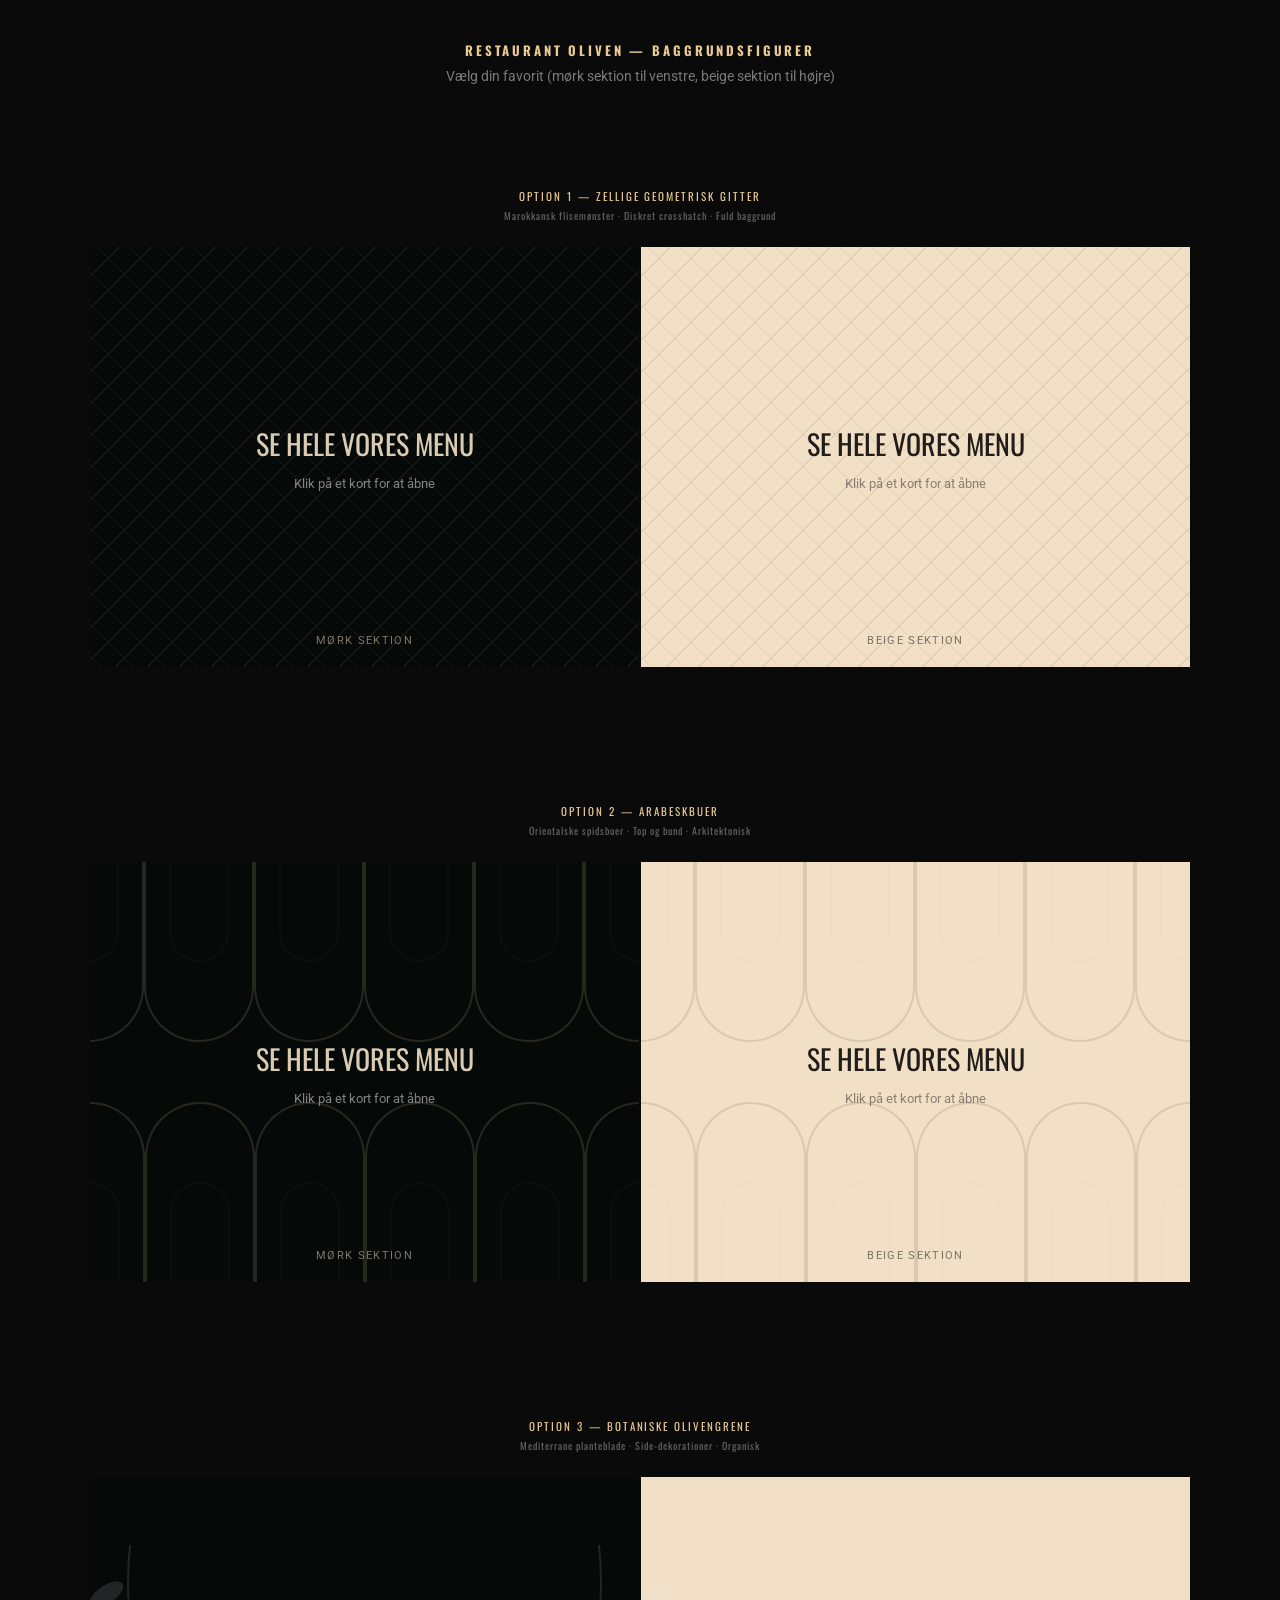
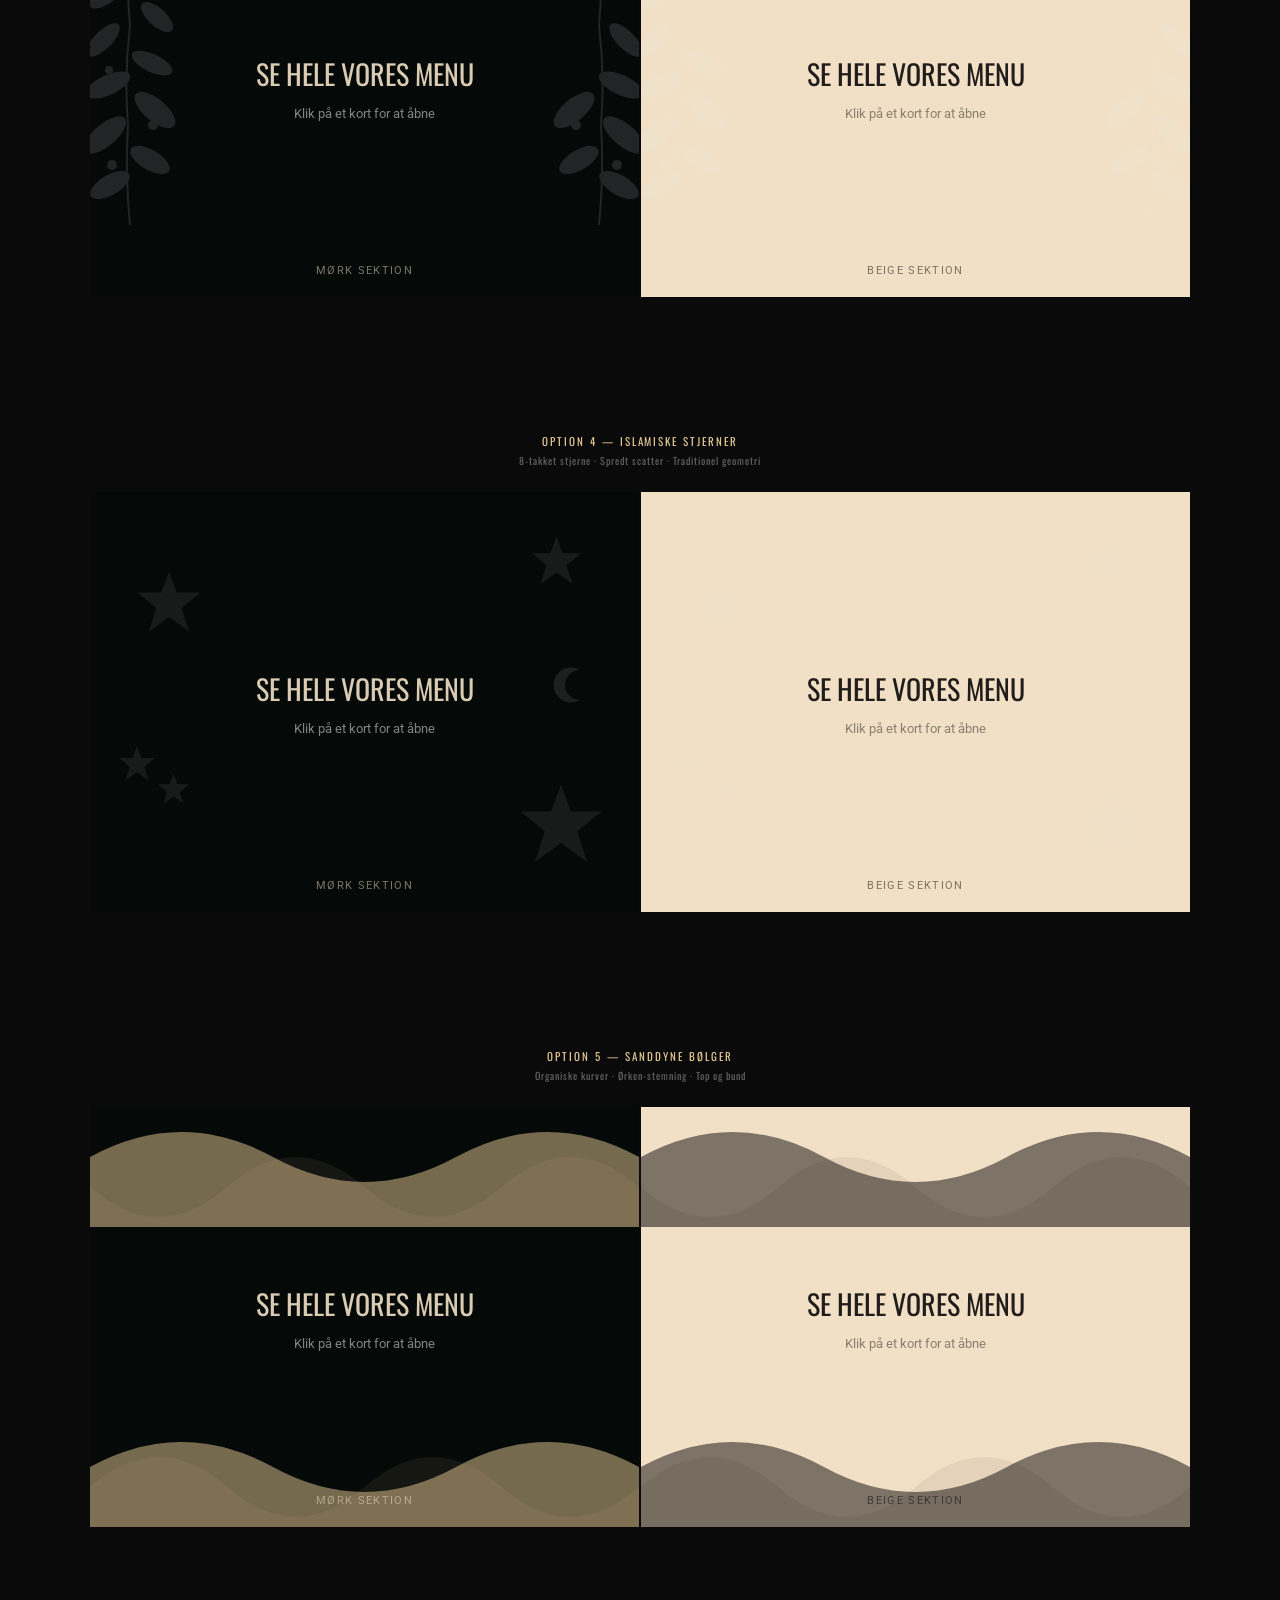
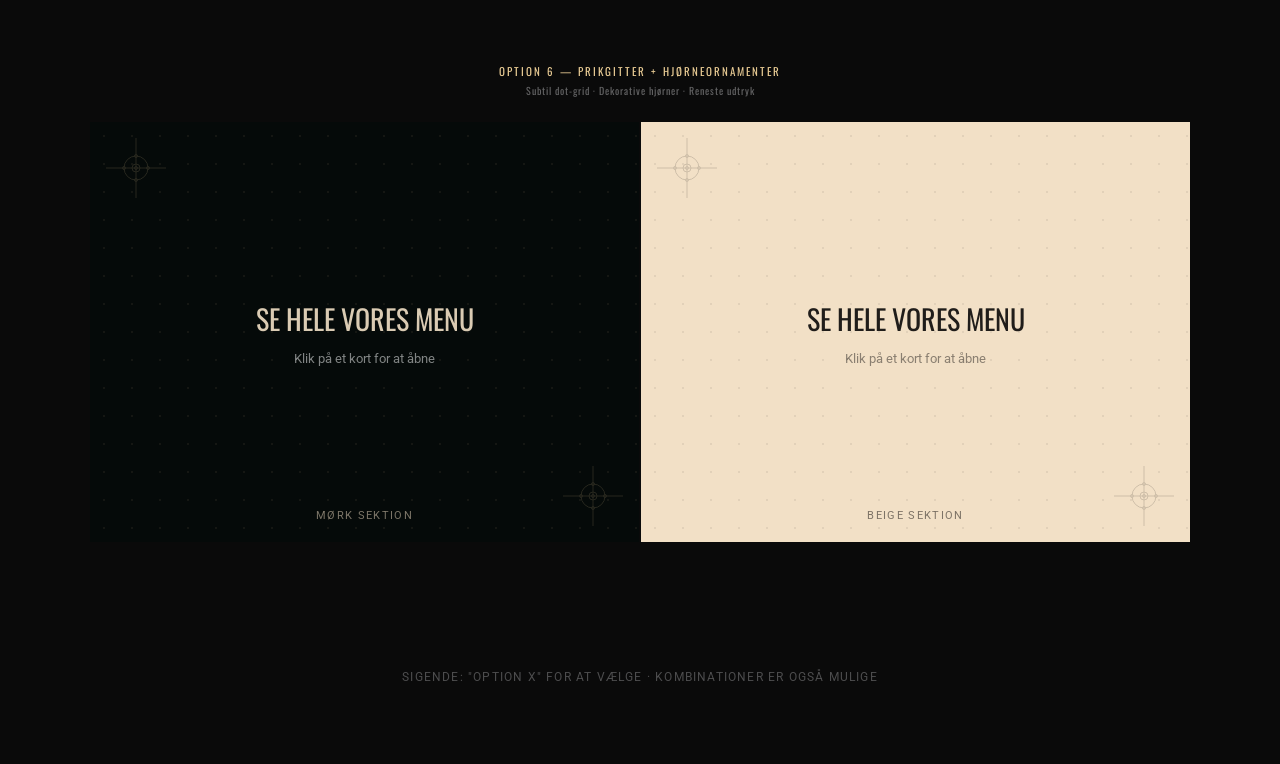
<file: shapes-preview.html>
<!DOCTYPE html>
<html lang="da">
<head>
  <meta charset="UTF-8">
  <meta name="viewport" content="width=device-width, initial-scale=1.0">
  <title>Restaurant Oliven — Baggrundsfigurer Preview</title>
  <link rel="preconnect" href="https://fonts.googleapis.com">
  <link href="https://fonts.googleapis.com/css2?family=Oswald:wght@400;600&family=Roboto:wght@300;400&display=swap" rel="stylesheet">
  <style>
    *, *::before, *::after { box-sizing: border-box; margin: 0; padding: 0; }
    body { font-family: 'Roboto', sans-serif; background: #0a0a0a; color: #e8e9ea; }

    :root {
      --c-dark:    #050a09;
      --c-sand:    #f2e0c6;
      --c-ink:     #0a0808;
      --c-accent:  #e7ca93;
    }

    h1 { font-family: 'Oswald', sans-serif; font-size: 13px; letter-spacing: 0.22em; text-transform: uppercase; color: var(--c-accent); text-align: center; padding: 40px 0 8px; }
    .subtitle { text-align: center; font-size: 14px; color: rgba(232,233,234,0.5); padding-bottom: 48px; }

    .pair-label {
      font-family: 'Oswald', sans-serif; font-size: 11px; letter-spacing: 0.18em;
      text-transform: uppercase; color: var(--c-accent); text-align: center;
      padding: 56px 0 24px;
    }
    .pair-label span { color: rgba(232,233,234,0.4); font-size: 10px; letter-spacing: 0.1em; text-transform: none; display: block; margin-top: 4px; }

    /* ---- PREVIEW BLOCKS ---- */
    .preview-pair {
      display: grid; grid-template-columns: 1fr 1fr;
      max-width: 1100px; margin: 0 auto 80px; gap: 2px;
    }
    .block {
      position: relative; overflow: hidden;
      height: 420px;
      display: flex; align-items: center; justify-content: center;
      flex-direction: column; gap: 12px;
    }
    .block-label {
      position: absolute; bottom: 20px; left: 0; right: 0; text-align: center;
      font-size: 11px; letter-spacing: 0.12em; text-transform: uppercase; opacity: 0.5;
    }
    .block.dark { background: var(--c-dark); }
    .block.light { background: var(--c-sand); }
    .block.dark .block-label { color: var(--c-sand); }
    .block.light .block-label { color: var(--c-ink); }

    .sample-text-dark { font-family: 'Oswald', sans-serif; font-size: 28px; text-transform: uppercase; color: var(--c-sand); opacity: 0.9; z-index: 2; }
    .sample-text-light { font-family: 'Oswald', sans-serif; font-size: 28px; text-transform: uppercase; color: var(--c-ink); opacity: 0.9; z-index: 2; }
    .sample-sub-dark { font-size: 13px; color: rgba(232,233,234,0.55); z-index: 2; }
    .sample-sub-light { font-size: 13px; color: rgba(10,8,8,0.45); z-index: 2; }

    /* ================================================================
       OPTION 1: ZELLIGE GEOMETRIC TILE
       ================================================================ */
    .opt1-bg {
      position: absolute; inset: -20%; opacity: 0.07;
      background-image:
        repeating-linear-gradient(45deg, currentColor 0, currentColor 1px, transparent 0, transparent 50%),
        repeating-linear-gradient(-45deg, currentColor 0, currentColor 1px, transparent 0, transparent 50%);
      background-size: 32px 32px;
    }
    .block.dark .opt1-bg { color: var(--c-sand); }
    .block.light .opt1-bg { color: var(--c-ink); }

    /* ================================================================
       OPTION 2: ARABESQUE ARCH SILHOUETTES
       ================================================================ */
    .opt2-arches {
      position: absolute; bottom: 0; left: 0; right: 0;
      display: flex; justify-content: center; gap: 0; pointer-events: none;
    }
    .arch {
      width: 110px; height: 180px; flex-shrink: 0;
      border-radius: 55px 55px 0 0;
      border: 2px solid currentColor; border-bottom: none;
      position: relative; top: 0;
    }
    .arch-inner {
      position: absolute; bottom: 0; left: 50%; transform: translateX(-50%);
      width: 60px; height: 100px;
      border-radius: 30px 30px 0 0;
      border: 2px solid currentColor; border-bottom: none;
    }
    .opt2-arches-top {
      position: absolute; top: 0; left: 0; right: 0;
      display: flex; justify-content: center; gap: 0; pointer-events: none;
      transform: rotate(180deg);
    }
    .block.dark .arch, .block.dark .arch-inner { color: var(--c-accent); opacity: 0.15; }
    .block.light .arch, .block.light .arch-inner { color: var(--c-ink); opacity: 0.1; }

    /* ================================================================
       OPTION 3: BOTANICAL — olive branches, dots
       ================================================================ */
    .opt3-left, .opt3-right {
      position: absolute; top: 50%; transform: translateY(-50%);
      opacity: 0.12; pointer-events: none;
    }
    .opt3-left { left: -20px; }
    .opt3-right { right: -20px; transform: translateY(-50%) scaleX(-1); }
    .block.dark .opt3-left svg, .block.dark .opt3-right svg { fill: var(--c-sand); }
    .block.light .opt3-left svg, .block.light .opt3-right svg { fill: var(--c-ink); }
    .opt3-corner {
      position: absolute; top: 20px; right: 20px;
      opacity: 0.1; pointer-events: none;
    }
    .block.dark .opt3-corner svg { fill: var(--c-accent); }
    .block.light .opt3-corner svg { fill: var(--c-ink); }

    /* ================================================================
       OPTION 4: ISLAMIC STAR & CRESCENT SCATTER
       ================================================================ */
    .opt4-scatter {
      position: absolute; inset: 0; pointer-events: none;
    }
    .star-shape {
      position: absolute; opacity: 0.08;
    }
    .block.dark .star-shape { fill: var(--c-accent); }
    .block.light .star-shape { fill: var(--c-ink); }

    /* ================================================================
       OPTION 5: SAND DUNE WAVES
       ================================================================ */
    .opt5-dunes {
      position: absolute; bottom: 0; left: 0; right: 0; pointer-events: none;
    }
    .opt5-top {
      position: absolute; top: 0; left: 0; right: 0; pointer-events: none; transform: rotate(180deg);
    }
    .block.dark .opt5-dunes path, .block.dark .opt5-top path { fill: var(--c-accent); opacity: 0.07; }
    .block.light .opt5-dunes path, .block.light .opt5-top path { fill: var(--c-ink); opacity: 0.06; }

    /* ================================================================
       OPTION 6: FINE DOT GRID + CORNER ORNAMENTS
       ================================================================ */
    .opt6-dots {
      position: absolute; inset: 0; pointer-events: none;
      background-image: radial-gradient(circle, currentColor 1px, transparent 1px);
      background-size: 28px 28px; opacity: 0.07;
    }
    .block.dark .opt6-dots { color: var(--c-accent); }
    .block.light .opt6-dots { color: var(--c-ink); }
    .opt6-corner-tl, .opt6-corner-br {
      position: absolute; opacity: 0.15; pointer-events: none;
    }
    .opt6-corner-tl { top: 16px; left: 16px; }
    .opt6-corner-br { bottom: 16px; right: 16px; transform: rotate(180deg); }
    .block.dark .opt6-corner-tl svg, .block.dark .opt6-corner-br svg { stroke: var(--c-accent); fill: none; }
    .block.light .opt6-corner-tl svg, .block.light .opt6-corner-br svg { stroke: var(--c-ink); fill: none; }

  </style>
</head>
<body>

<h1>Restaurant Oliven — Baggrundsfigurer</h1>
<p class="subtitle">Vælg din favorit (mørk sektion til venstre, beige sektion til højre)</p>

<!-- ================================================================
     OPTION 1: ZELLIGE GEOMETRIC GRID
     ================================================================ -->
<p class="pair-label">Option 1 — Zellige Geometrisk Gitter
  <span>Marokkansk flisemønster · Diskret crosshatch · Fuld baggrund</span>
</p>
<div class="preview-pair">
  <div class="block dark">
    <div class="opt1-bg"></div>
    <span class="sample-text-dark">Se hele vores menu</span>
    <span class="sample-sub-dark">Klik på et kort for at åbne</span>
    <span class="block-label">Mørk sektion</span>
  </div>
  <div class="block light">
    <div class="opt1-bg"></div>
    <span class="sample-text-light">Se hele vores menu</span>
    <span class="sample-sub-light">Klik på et kort for at åbne</span>
    <span class="block-label">Beige sektion</span>
  </div>
</div>

<!-- ================================================================
     OPTION 2: ARABESQUE ARCHES
     ================================================================ -->
<p class="pair-label">Option 2 — Arabeskbuer
  <span>Orientalske spidsbuer · Top og bund · Arkitektonisk</span>
</p>
<div class="preview-pair">
  <div class="block dark">
    <div class="opt2-arches-top">
      <div class="arch"><div class="arch-inner"></div></div>
      <div class="arch"><div class="arch-inner"></div></div>
      <div class="arch"><div class="arch-inner"></div></div>
      <div class="arch"><div class="arch-inner"></div></div>
      <div class="arch"><div class="arch-inner"></div></div>
      <div class="arch"><div class="arch-inner"></div></div>
      <div class="arch"><div class="arch-inner"></div></div>
      <div class="arch"><div class="arch-inner"></div></div>
      <div class="arch"><div class="arch-inner"></div></div>
      <div class="arch"><div class="arch-inner"></div></div>
    </div>
    <span class="sample-text-dark">Se hele vores menu</span>
    <span class="sample-sub-dark">Klik på et kort for at åbne</span>
    <div class="opt2-arches">
      <div class="arch"><div class="arch-inner"></div></div>
      <div class="arch"><div class="arch-inner"></div></div>
      <div class="arch"><div class="arch-inner"></div></div>
      <div class="arch"><div class="arch-inner"></div></div>
      <div class="arch"><div class="arch-inner"></div></div>
      <div class="arch"><div class="arch-inner"></div></div>
      <div class="arch"><div class="arch-inner"></div></div>
      <div class="arch"><div class="arch-inner"></div></div>
      <div class="arch"><div class="arch-inner"></div></div>
      <div class="arch"><div class="arch-inner"></div></div>
    </div>
    <span class="block-label">Mørk sektion</span>
  </div>
  <div class="block light">
    <div class="opt2-arches-top">
      <div class="arch"><div class="arch-inner"></div></div>
      <div class="arch"><div class="arch-inner"></div></div>
      <div class="arch"><div class="arch-inner"></div></div>
      <div class="arch"><div class="arch-inner"></div></div>
      <div class="arch"><div class="arch-inner"></div></div>
      <div class="arch"><div class="arch-inner"></div></div>
      <div class="arch"><div class="arch-inner"></div></div>
      <div class="arch"><div class="arch-inner"></div></div>
      <div class="arch"><div class="arch-inner"></div></div>
      <div class="arch"><div class="arch-inner"></div></div>
    </div>
    <span class="sample-text-light">Se hele vores menu</span>
    <span class="sample-sub-light">Klik på et kort for at åbne</span>
    <div class="opt2-arches">
      <div class="arch"><div class="arch-inner"></div></div>
      <div class="arch"><div class="arch-inner"></div></div>
      <div class="arch"><div class="arch-inner"></div></div>
      <div class="arch"><div class="arch-inner"></div></div>
      <div class="arch"><div class="arch-inner"></div></div>
      <div class="arch"><div class="arch-inner"></div></div>
      <div class="arch"><div class="arch-inner"></div></div>
      <div class="arch"><div class="arch-inner"></div></div>
      <div class="arch"><div class="arch-inner"></div></div>
      <div class="arch"><div class="arch-inner"></div></div>
    </div>
    <span class="block-label">Beige sektion</span>
  </div>
</div>

<!-- ================================================================
     OPTION 3: BOTANICAL OLIVE BRANCHES
     ================================================================ -->
<p class="pair-label">Option 3 — Botaniske Olivengrene
  <span>Mediterrane planteblade · Side-dekorationer · Organisk</span>
</p>
<div class="preview-pair">
  <div class="block dark">
    <div class="opt3-left">
      <svg width="120" height="320" viewBox="0 0 120 320">
        <!-- Stem -->
        <path d="M60 300 Q55 250 58 200 Q54 150 60 100 Q56 60 60 20" stroke="currentColor" stroke-width="2" fill="none"/>
        <!-- Leaves left -->
        <ellipse cx="40" cy="260" rx="22" ry="10" transform="rotate(-30 40 260)" fill="currentColor"/>
        <ellipse cx="35" cy="210" rx="26" ry="11" transform="rotate(-40 35 210)" fill="currentColor"/>
        <ellipse cx="38" cy="160" rx="24" ry="10" transform="rotate(-25 38 160)" fill="currentColor"/>
        <ellipse cx="33" cy="115" rx="22" ry="9" transform="rotate(-45 33 115)" fill="currentColor"/>
        <ellipse cx="36" cy="70" rx="20" ry="9" transform="rotate(-35 36 70)" fill="currentColor"/>
        <!-- Leaves right -->
        <ellipse cx="80" cy="235" rx="22" ry="10" transform="rotate(30 80 235)" fill="currentColor"/>
        <ellipse cx="85" cy="185" rx="25" ry="11" transform="rotate(40 85 185)" fill="currentColor"/>
        <ellipse cx="82" cy="138" rx="22" ry="9" transform="rotate(25 82 138)" fill="currentColor"/>
        <ellipse cx="87" cy="92" rx="20" ry="9" transform="rotate(42 87 92)" fill="currentColor"/>
        <!-- Olives -->
        <circle cx="42" cy="240" r="5" fill="currentColor"/>
        <circle cx="83" cy="200" r="5" fill="currentColor"/>
        <circle cx="39" cy="145" r="4" fill="currentColor"/>
      </svg>
    </div>
    <div class="opt3-right">
      <svg width="120" height="320" viewBox="0 0 120 320">
        <path d="M60 300 Q55 250 58 200 Q54 150 60 100 Q56 60 60 20" stroke="currentColor" stroke-width="2" fill="none"/>
        <ellipse cx="40" cy="260" rx="22" ry="10" transform="rotate(-30 40 260)" fill="currentColor"/>
        <ellipse cx="35" cy="210" rx="26" ry="11" transform="rotate(-40 35 210)" fill="currentColor"/>
        <ellipse cx="38" cy="160" rx="24" ry="10" transform="rotate(-25 38 160)" fill="currentColor"/>
        <ellipse cx="33" cy="115" rx="22" ry="9" transform="rotate(-45 33 115)" fill="currentColor"/>
        <ellipse cx="80" cy="235" rx="22" ry="10" transform="rotate(30 80 235)" fill="currentColor"/>
        <ellipse cx="85" cy="185" rx="25" ry="11" transform="rotate(40 85 185)" fill="currentColor"/>
        <circle cx="42" cy="240" r="5" fill="currentColor"/>
        <circle cx="83" cy="200" r="5" fill="currentColor"/>
      </svg>
    </div>
    <span class="sample-text-dark">Se hele vores menu</span>
    <span class="sample-sub-dark">Klik på et kort for at åbne</span>
    <span class="block-label">Mørk sektion</span>
  </div>
  <div class="block light">
    <div class="opt3-left">
      <svg width="120" height="320" viewBox="0 0 120 320">
        <path d="M60 300 Q55 250 58 200 Q54 150 60 100 Q56 60 60 20" stroke="currentColor" stroke-width="2" fill="none"/>
        <ellipse cx="40" cy="260" rx="22" ry="10" transform="rotate(-30 40 260)" fill="currentColor"/>
        <ellipse cx="35" cy="210" rx="26" ry="11" transform="rotate(-40 35 210)" fill="currentColor"/>
        <ellipse cx="38" cy="160" rx="24" ry="10" transform="rotate(-25 38 160)" fill="currentColor"/>
        <ellipse cx="33" cy="115" rx="22" ry="9" transform="rotate(-45 33 115)" fill="currentColor"/>
        <ellipse cx="36" cy="70" rx="20" ry="9" transform="rotate(-35 36 70)" fill="currentColor"/>
        <ellipse cx="80" cy="235" rx="22" ry="10" transform="rotate(30 80 235)" fill="currentColor"/>
        <ellipse cx="85" cy="185" rx="25" ry="11" transform="rotate(40 85 185)" fill="currentColor"/>
        <ellipse cx="82" cy="138" rx="22" ry="9" transform="rotate(25 82 138)" fill="currentColor"/>
        <circle cx="42" cy="240" r="5" fill="currentColor"/>
        <circle cx="83" cy="200" r="5" fill="currentColor"/>
      </svg>
    </div>
    <div class="opt3-right">
      <svg width="120" height="320" viewBox="0 0 120 320">
        <path d="M60 300 Q55 250 58 200 Q54 150 60 100 Q56 60 60 20" stroke="currentColor" stroke-width="2" fill="none"/>
        <ellipse cx="40" cy="260" rx="22" ry="10" transform="rotate(-30 40 260)" fill="currentColor"/>
        <ellipse cx="35" cy="210" rx="26" ry="11" transform="rotate(-40 35 210)" fill="currentColor"/>
        <ellipse cx="38" cy="160" rx="24" ry="10" transform="rotate(-25 38 160)" fill="currentColor"/>
        <ellipse cx="33" cy="115" rx="22" ry="9" transform="rotate(-45 33 115)" fill="currentColor"/>
        <ellipse cx="80" cy="235" rx="22" ry="10" transform="rotate(30 80 235)" fill="currentColor"/>
        <ellipse cx="85" cy="185" rx="25" ry="11" transform="rotate(40 85 185)" fill="currentColor"/>
        <circle cx="42" cy="240" r="5" fill="currentColor"/>
      </svg>
    </div>
    <span class="sample-text-light">Se hele vores menu</span>
    <span class="sample-sub-light">Klik på et kort for at åbne</span>
    <span class="block-label">Beige sektion</span>
  </div>
</div>

<!-- ================================================================
     OPTION 4: ISLAMIC STAR SCATTER
     ================================================================ -->
<p class="pair-label">Option 4 — Islamiske Stjerner
  <span>8-takket stjerne · Spredt scatter · Traditionel geometri</span>
</p>
<div class="preview-pair">
  <div class="block dark">
    <div class="opt4-scatter">
      <!-- 8-pointed stars scattered -->
      <svg class="star-shape" style="width:70px;top:18%;left:8%" viewBox="0 0 100 100">
        <polygon points="50,5 61,35 95,35 68,57 79,91 50,70 21,91 32,57 5,35 39,35" fill="currentColor"/>
        <polygon points="50,15 57,40 82,40 63,54 71,79 50,64 29,79 37,54 18,40 43,40" fill="none" stroke="currentColor" stroke-width="1.5" opacity="0.6"/>
      </svg>
      <svg class="star-shape" style="width:40px;top:60%;left:5%" viewBox="0 0 100 100">
        <polygon points="50,5 61,35 95,35 68,57 79,91 50,70 21,91 32,57 5,35 39,35" fill="currentColor"/>
      </svg>
      <svg class="star-shape" style="width:55px;top:10%;right:10%" viewBox="0 0 100 100">
        <polygon points="50,5 61,35 95,35 68,57 79,91 50,70 21,91 32,57 5,35 39,35" fill="currentColor"/>
      </svg>
      <svg class="star-shape" style="width:90px;bottom:10%;right:6%" viewBox="0 0 100 100">
        <polygon points="50,5 61,35 95,35 68,57 79,91 50,70 21,91 32,57 5,35 39,35" fill="currentColor"/>
        <polygon points="50,15 57,40 82,40 63,54 71,79 50,64 29,79 37,54 18,40 43,40" fill="none" stroke="currentColor" stroke-width="1.5" opacity="0.5"/>
      </svg>
      <svg class="star-shape" style="width:35px;bottom:25%;left:12%" viewBox="0 0 100 100">
        <polygon points="50,5 61,35 95,35 68,57 79,91 50,70 21,91 32,57 5,35 39,35" fill="currentColor"/>
      </svg>
      <!-- Crescent -->
      <svg class="star-shape" style="width:50px;top:40%;right:8%;opacity:0.1" viewBox="0 0 100 100">
        <path d="M70,20 A35,35 0 1,0 70,80 A25,25 0 1,1 70,20Z" fill="currentColor"/>
      </svg>
    </div>
    <span class="sample-text-dark">Se hele vores menu</span>
    <span class="sample-sub-dark">Klik på et kort for at åbne</span>
    <span class="block-label">Mørk sektion</span>
  </div>
  <div class="block light">
    <div class="opt4-scatter">
      <svg class="star-shape" style="width:70px;top:18%;left:8%" viewBox="0 0 100 100">
        <polygon points="50,5 61,35 95,35 68,57 79,91 50,70 21,91 32,57 5,35 39,35" fill="currentColor"/>
      </svg>
      <svg class="star-shape" style="width:40px;top:60%;left:5%" viewBox="0 0 100 100">
        <polygon points="50,5 61,35 95,35 68,57 79,91 50,70 21,91 32,57 5,35 39,35" fill="currentColor"/>
      </svg>
      <svg class="star-shape" style="width:55px;top:10%;right:10%" viewBox="0 0 100 100">
        <polygon points="50,5 61,35 95,35 68,57 79,91 50,70 21,91 32,57 5,35 39,35" fill="currentColor"/>
      </svg>
      <svg class="star-shape" style="width:90px;bottom:10%;right:6%" viewBox="0 0 100 100">
        <polygon points="50,5 61,35 95,35 68,57 79,91 50,70 21,91 32,57 5,35 39,35" fill="currentColor"/>
      </svg>
      <svg class="star-shape" style="width:35px;bottom:25%;left:12%" viewBox="0 0 100 100">
        <polygon points="50,5 61,35 95,35 68,57 79,91 50,70 21,91 32,57 5,35 39,35" fill="currentColor"/>
      </svg>
    </div>
    <span class="sample-text-light">Se hele vores menu</span>
    <span class="sample-sub-light">Klik på et kort for at åbne</span>
    <span class="block-label">Beige sektion</span>
  </div>
</div>

<!-- ================================================================
     OPTION 5: SAND DUNE WAVES
     ================================================================ -->
<p class="pair-label">Option 5 — Sanddyne Bølger
  <span>Organiske kurver · Ørken-stemning · Top og bund</span>
</p>
<div class="preview-pair">
  <div class="block dark">
    <svg class="opt5-top" width="100%" height="120" viewBox="0 0 1200 120" preserveAspectRatio="none">
      <path d="M0,40 Q150,100 300,40 Q450,-20 600,40 Q750,100 900,40 Q1050,-20 1200,40 L1200,0 L0,0 Z" class="opt5-path"/>
      <path d="M0,70 Q200,120 400,70 Q600,20 800,70 Q1000,120 1200,70 L1200,0 L0,0 Z" class="opt5-path" style="opacity:0.5"/>
    </svg>
    <style>
      .block.dark .opt5-path { fill: var(--c-accent); opacity: 0.07; }
      .block.light .opt5-path { fill: var(--c-ink); opacity: 0.06; }
    </style>
    <span class="sample-text-dark">Se hele vores menu</span>
    <span class="sample-sub-dark">Klik på et kort for at åbne</span>
    <svg class="opt5-dunes" width="100%" height="120" viewBox="0 0 1200 120" preserveAspectRatio="none">
      <path d="M0,80 Q150,20 300,80 Q450,140 600,80 Q750,20 900,80 Q1050,140 1200,80 L1200,120 L0,120 Z" class="opt5-path"/>
      <path d="M0,60 Q200,10 400,60 Q600,110 800,60 Q1000,10 1200,60 L1200,120 L0,120 Z" class="opt5-path" style="opacity:0.5"/>
    </svg>
    <span class="block-label">Mørk sektion</span>
  </div>
  <div class="block light">
    <svg class="opt5-top" width="100%" height="120" viewBox="0 0 1200 120" preserveAspectRatio="none">
      <path d="M0,40 Q150,100 300,40 Q450,-20 600,40 Q750,100 900,40 Q1050,-20 1200,40 L1200,0 L0,0 Z" class="opt5-path"/>
      <path d="M0,70 Q200,120 400,70 Q600,20 800,70 Q1000,120 1200,70 L1200,0 L0,0 Z" class="opt5-path" style="opacity:0.5"/>
    </svg>
    <span class="sample-text-light">Se hele vores menu</span>
    <span class="sample-sub-light">Klik på et kort for at åbne</span>
    <svg class="opt5-dunes" width="100%" height="120" viewBox="0 0 1200 120" preserveAspectRatio="none">
      <path d="M0,80 Q150,20 300,80 Q450,140 600,80 Q750,20 900,80 Q1050,140 1200,80 L1200,120 L0,120 Z" class="opt5-path"/>
      <path d="M0,60 Q200,10 400,60 Q600,110 800,60 Q1000,10 1200,60 L1200,120 L0,120 Z" class="opt5-path" style="opacity:0.5"/>
    </svg>
    <span class="block-label">Beige sektion</span>
  </div>
</div>

<!-- ================================================================
     OPTION 6: DOT GRID + CORNER ORNAMENTS
     ================================================================ -->
<p class="pair-label">Option 6 — Prikgitter + Hjørneornamenter
  <span>Subtil dot-grid · Dekorative hjørner · Reneste udtryk</span>
</p>
<div class="preview-pair">
  <div class="block dark">
    <div class="opt6-dots"></div>
    <div class="opt6-corner-tl">
      <svg width="60" height="60" viewBox="0 0 60 60">
        <line x1="0" y1="30" x2="60" y2="30" stroke-width="1"/>
        <line x1="30" y1="0" x2="30" y2="60" stroke-width="1"/>
        <circle cx="30" cy="30" r="12" stroke-width="1" fill="none"/>
        <circle cx="30" cy="30" r="4" stroke-width="1" fill="none"/>
        <circle cx="30" cy="30" r="1.5"/>
        <circle cx="30" cy="18" r="1.5"/>
        <circle cx="30" cy="42" r="1.5"/>
        <circle cx="18" cy="30" r="1.5"/>
        <circle cx="42" cy="30" r="1.5"/>
      </svg>
    </div>
    <div class="opt6-corner-br">
      <svg width="60" height="60" viewBox="0 0 60 60">
        <line x1="0" y1="30" x2="60" y2="30" stroke-width="1"/>
        <line x1="30" y1="0" x2="30" y2="60" stroke-width="1"/>
        <circle cx="30" cy="30" r="12" stroke-width="1" fill="none"/>
        <circle cx="30" cy="30" r="4" stroke-width="1" fill="none"/>
        <circle cx="30" cy="30" r="1.5"/>
        <circle cx="30" cy="18" r="1.5"/>
        <circle cx="30" cy="42" r="1.5"/>
        <circle cx="18" cy="30" r="1.5"/>
        <circle cx="42" cy="30" r="1.5"/>
      </svg>
    </div>
    <span class="sample-text-dark">Se hele vores menu</span>
    <span class="sample-sub-dark">Klik på et kort for at åbne</span>
    <span class="block-label">Mørk sektion</span>
  </div>
  <div class="block light">
    <div class="opt6-dots"></div>
    <div class="opt6-corner-tl">
      <svg width="60" height="60" viewBox="0 0 60 60">
        <line x1="0" y1="30" x2="60" y2="30" stroke-width="1"/>
        <line x1="30" y1="0" x2="30" y2="60" stroke-width="1"/>
        <circle cx="30" cy="30" r="12" stroke-width="1" fill="none"/>
        <circle cx="30" cy="30" r="4" stroke-width="1" fill="none"/>
        <circle cx="30" cy="30" r="1.5"/>
        <circle cx="30" cy="18" r="1.5"/>
        <circle cx="30" cy="42" r="1.5"/>
        <circle cx="18" cy="30" r="1.5"/>
        <circle cx="42" cy="30" r="1.5"/>
      </svg>
    </div>
    <div class="opt6-corner-br">
      <svg width="60" height="60" viewBox="0 0 60 60">
        <line x1="0" y1="30" x2="60" y2="30" stroke-width="1"/>
        <line x1="30" y1="0" x2="30" y2="60" stroke-width="1"/>
        <circle cx="30" cy="30" r="12" stroke-width="1" fill="none"/>
        <circle cx="30" cy="30" r="4" stroke-width="1" fill="none"/>
        <circle cx="30" cy="30" r="1.5"/>
        <circle cx="30" cy="18" r="1.5"/>
        <circle cx="30" cy="42" r="1.5"/>
        <circle cx="18" cy="30" r="1.5"/>
        <circle cx="42" cy="30" r="1.5"/>
      </svg>
    </div>
    <span class="sample-text-light">Se hele vores menu</span>
    <span class="sample-sub-light">Klik på et kort for at åbne</span>
    <span class="block-label">Beige sektion</span>
  </div>
</div>

<p style="text-align:center; color:rgba(232,233,234,0.3); font-size:12px; padding:48px 0 80px; letter-spacing:0.1em; text-transform:uppercase;">
  Sigende: "Option X" for at vælge · Kombinationer er også mulige
</p>

</body>
</html>
</file>
